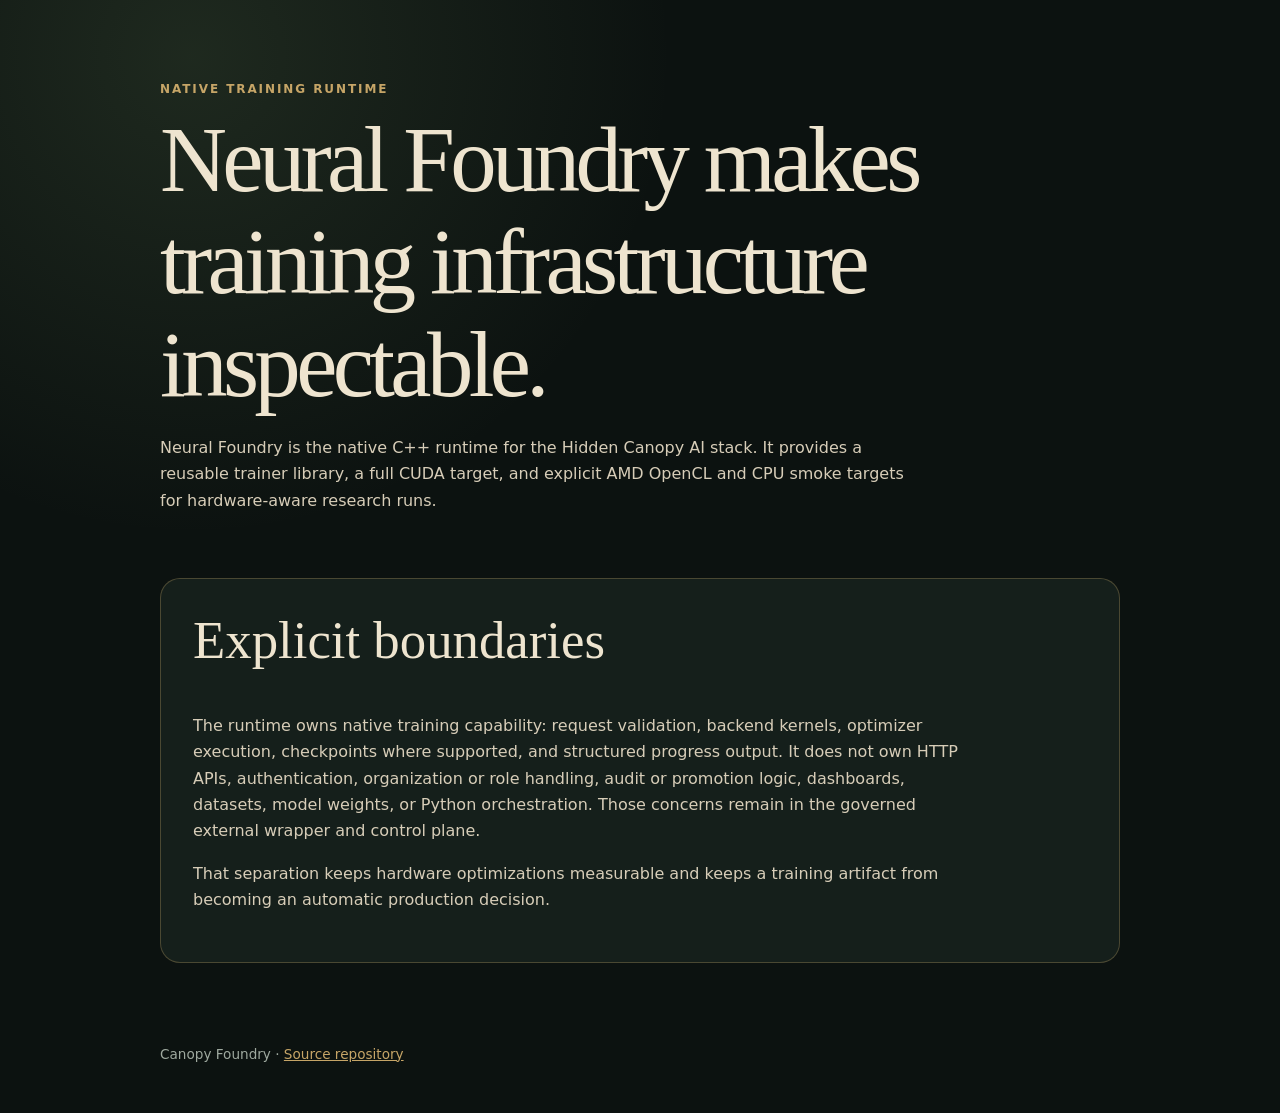
<file: docs/index.html>
<!doctype html>
<html lang="en">
<head>
  <meta charset="utf-8" />
  <meta name="viewport" content="width=device-width, initial-scale=1" />
  <title>Neural Foundry | Canopy Foundry</title>
  <meta name="description" content="Neural Foundry is the native C++ training runtime for the Hidden Canopy AI stack, with CUDA and explicit portable smoke backends." />
  <style>
    :root { color-scheme: dark; --bg: #0c1210; --panel: #17221d; --text: #eee4cf; --muted: #d7cdb8; --gold: #c6a567; --line: rgba(198,165,103,.3); }
    * { box-sizing: border-box; }
    body { margin: 0; min-height: 100vh; color: var(--text); background: radial-gradient(circle at 15% 5%, rgba(127,163,108,.16), transparent 30rem), var(--bg); font: 1rem/1.65 system-ui, -apple-system, BlinkMacSystemFont, "Segoe UI", sans-serif; }
    main { width: min(100% - 2rem, 60rem); margin: 0 auto; padding: 5rem 0; }
    .eyebrow { color: var(--gold); font-size: .75rem; font-weight: 700; letter-spacing: .16em; text-transform: uppercase; }
    h1, h2 { font-family: Georgia, "Times New Roman", serif; font-weight: 500; line-height: 1.1; }
    h1 { max-width: 48rem; margin: .6rem 0 1.2rem; font-size: clamp(2.8rem, 8vw, 5.8rem); letter-spacing: -.05em; }
    h2 { margin-top: 0; font-size: clamp(2rem, 5vw, 3.3rem); }
    p { color: var(--muted); max-width: 48rem; }
    section { margin-top: 4rem; }
    .panel { padding: 2rem; border: 1px solid var(--line); border-radius: 1.25rem; background: rgba(23,34,29,.9); }
    a { color: var(--gold); }
    footer { width: min(100% - 2rem, 60rem); margin: 0 auto; padding: 0 0 3rem; color: #9fa99f; font-size: .85rem; }
  </style>
</head>
<body>
  <main>
    <div class="eyebrow">Native training runtime</div>
    <h1>Neural Foundry makes training infrastructure inspectable.</h1>
    <p>Neural Foundry is the native C++ runtime for the Hidden Canopy AI stack. It provides a reusable trainer library, a full CUDA target, and explicit AMD OpenCL and CPU smoke targets for hardware-aware research runs.</p>

    <section class="panel">
      <h2>Explicit boundaries</h2>
      <p>The runtime owns native training capability: request validation, backend kernels, optimizer execution, checkpoints where supported, and structured progress output. It does not own HTTP APIs, authentication, organization or role handling, audit or promotion logic, dashboards, datasets, model weights, or Python orchestration. Those concerns remain in the governed external wrapper and control plane.</p>
      <p>That separation keeps hardware optimizations measurable and keeps a training artifact from becoming an automatic production decision.</p>
    </section>

  </main>
  <footer>Canopy Foundry · <a href="https://github.com/The-Hidden-Canopy/Canopy-Foundry">Source repository</a></footer>
</body>
</html>
</file>
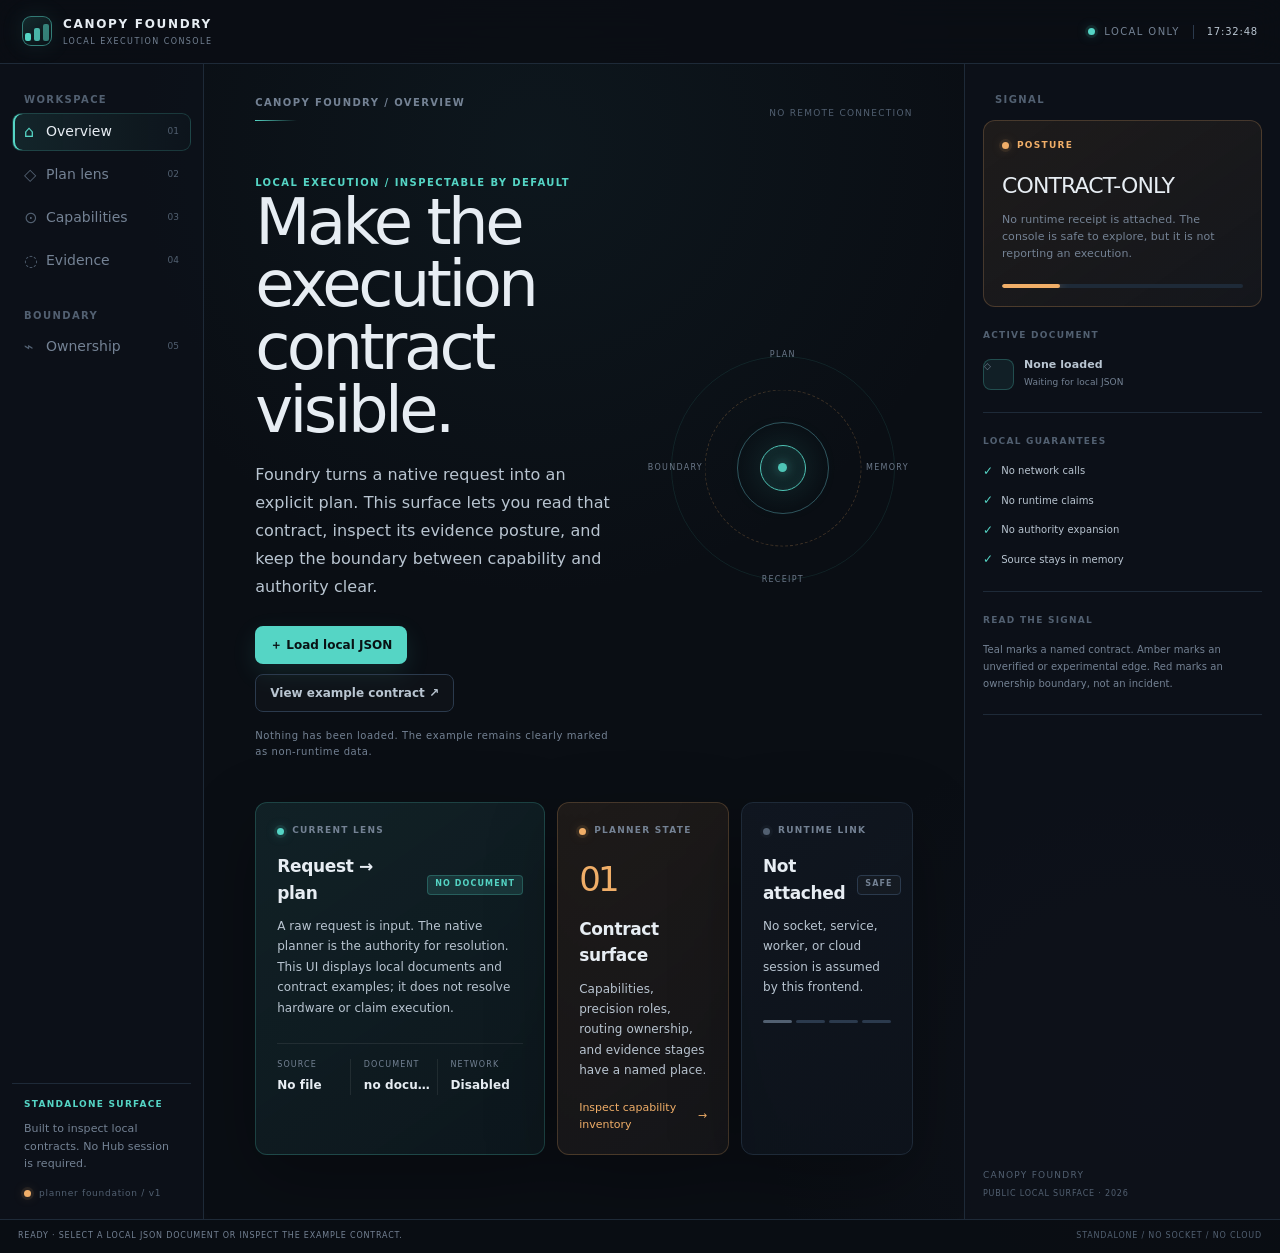
<file: frontend/index.html>
<!doctype html>
<html lang="en" data-view="overview">
  <head>
    <meta charset="utf-8" />
    <meta name="viewport" content="width=device-width, initial-scale=1" />
    <meta
      name="description"
      content="Canopy Foundry local execution console: inspect requests, capability contracts, and bounded evidence without a network service."
    />
    <title>Canopy Foundry · Local execution console</title>
    <link rel="stylesheet" href="./styles.css" />
  </head>
  <body>
    <div class="app-shell">
      <header class="topbar">
        <div class="brand-lockup">
          <div class="brand-mark" aria-hidden="true"><span></span><span></span><span></span></div>
          <div>
            <div class="brand-name">CANOPY FOUNDRY</div>
            <div class="brand-subtitle">LOCAL EXECUTION CONSOLE</div>
          </div>
        </div>
        <div class="topbar-status">
          <span class="status-dot is-teal" aria-hidden="true"></span>
          <span id="runtime-status">LOCAL ONLY</span>
          <span class="topbar-divider" aria-hidden="true"></span>
          <time id="clock" datetime="">--:--</time>
        </div>
      </header>

      <nav class="left-rail" aria-label="Foundry console navigation">
        <div class="rail-label">WORKSPACE</div>
        <button class="nav-item is-active" type="button" data-view="overview">
          <span class="nav-glyph" aria-hidden="true">⌂</span>
          <span>Overview</span>
          <span class="nav-index">01</span>
        </button>
        <button class="nav-item" type="button" data-view="plan">
          <span class="nav-glyph" aria-hidden="true">◇</span>
          <span>Plan lens</span>
          <span class="nav-index">02</span>
        </button>
        <button class="nav-item" type="button" data-view="capabilities">
          <span class="nav-glyph" aria-hidden="true">⊙</span>
          <span>Capabilities</span>
          <span class="nav-index">03</span>
        </button>
        <button class="nav-item" type="button" data-view="evidence">
          <span class="nav-glyph" aria-hidden="true">◌</span>
          <span>Evidence</span>
          <span class="nav-index">04</span>
        </button>

        <div class="rail-label rail-label-spaced">BOUNDARY</div>
        <button class="nav-item" type="button" data-view="boundaries">
          <span class="nav-glyph" aria-hidden="true">⌁</span>
          <span>Ownership</span>
          <span class="nav-index">05</span>
        </button>

        <div class="rail-bottom">
          <div class="rail-bottom-title">STANDALONE SURFACE</div>
          <p>Built to inspect local contracts. No Hub session is required.</p>
          <div class="rail-version"><span class="status-dot is-amber" aria-hidden="true"></span> planner foundation / v1</div>
        </div>
      </nav>

      <main class="main-content">
        <div class="main-heading">
          <div>
            <div class="eyebrow">CANOPY FOUNDRY / <span id="current-view-label">OVERVIEW</span></div>
            <div class="heading-rule" aria-hidden="true"></div>
          </div>
          <div class="heading-meta">NO REMOTE CONNECTION</div>
        </div>

        <section class="view-panel is-active" data-view-panel="overview" aria-labelledby="overview-title">
          <div class="hero-block">
            <div class="hero-copy">
              <div class="eyebrow eyebrow-teal">LOCAL EXECUTION / INSPECTABLE BY DEFAULT</div>
              <h1 id="overview-title">Make the execution contract visible.</h1>
              <p class="hero-lede">
                Foundry turns a native request into an explicit plan. This surface lets you read that contract,
                inspect its evidence posture, and keep the boundary between capability and authority clear.
              </p>
              <div class="hero-actions">
                <button class="button button-primary" type="button" data-action="load-file">
                  <span aria-hidden="true">＋</span> Load local JSON
                </button>
                <button class="button button-quiet" type="button" data-action="example">
                  View example contract <span aria-hidden="true">↗</span>
                </button>
                <input id="request-file" type="file" accept=".json,application/json" hidden />
              </div>
              <p class="microcopy" id="source-note">Nothing has been loaded. The example remains clearly marked as non-runtime data.</p>
            </div>
            <div class="hero-orbit" aria-hidden="true">
              <div class="orbit orbit-outer"></div>
              <div class="orbit orbit-mid"></div>
              <div class="orbit orbit-inner"></div>
              <div class="orbit-core"><span></span></div>
              <div class="orbit-label orbit-label-top">PLAN</div>
              <div class="orbit-label orbit-label-right">MEMORY</div>
              <div class="orbit-label orbit-label-bottom">RECEIPT</div>
              <div class="orbit-label orbit-label-left">BOUNDARY</div>
            </div>
          </div>

          <div class="overview-grid">
            <article class="panel panel-teal panel-large">
              <div class="panel-kicker"><span class="status-dot is-teal" aria-hidden="true"></span> CURRENT LENS</div>
              <div class="panel-title-row">
                <h2>Request → plan</h2>
                <span class="tag tag-teal" id="overview-source-tag">EMPTY</span>
              </div>
              <p class="panel-copy">
                A raw request is input. The native planner is the authority for resolution. This UI displays
                local documents and contract examples; it does not resolve hardware or claim execution.
              </p>
              <div class="metric-row">
                <div class="metric">
                  <span class="metric-label">SOURCE</span>
                  <strong id="overview-source">No file</strong>
                </div>
                <div class="metric">
                  <span class="metric-label">DOCUMENT</span>
                  <strong id="overview-document">—</strong>
                </div>
                <div class="metric">
                  <span class="metric-label">NETWORK</span>
                  <strong>Disabled</strong>
                </div>
              </div>
            </article>

            <article class="panel panel-amber">
              <div class="panel-kicker"><span class="status-dot is-amber" aria-hidden="true"></span> PLANNER STATE</div>
              <div class="state-number">01</div>
              <h2>Contract surface</h2>
              <p class="panel-copy">Capabilities, precision roles, routing ownership, and evidence stages have a named place.</p>
              <button class="inline-link" type="button" data-view-jump="capabilities">Inspect capability inventory <span aria-hidden="true">→</span></button>
            </article>

            <article class="panel panel-muted">
              <div class="panel-kicker"><span class="status-dot is-muted" aria-hidden="true"></span> RUNTIME LINK</div>
              <div class="panel-title-row">
                <h2>Not attached</h2>
                <span class="tag tag-muted">SAFE</span>
              </div>
              <p class="panel-copy">No socket, service, worker, or cloud session is assumed by this frontend.</p>
              <div class="empty-line"><span></span><span></span><span></span><span></span></div>
            </article>
          </div>
        </section>

        <section class="view-panel" data-view-panel="plan" aria-labelledby="plan-title" hidden>
          <div class="view-title-row">
            <div>
              <div class="eyebrow eyebrow-teal">CONTRACT / REQUEST + RESOLUTION</div>
              <h1 id="plan-title">Plan lens</h1>
            </div>
            <span class="tag tag-muted" id="plan-state-tag">NO DOCUMENT</span>
          </div>
          <div class="notice notice-amber">
            <span class="notice-icon" aria-hidden="true">!</span>
            <span><strong>Evidence boundary.</strong> A displayed contract is not proof that a device, kernel, or optimizer actually ran.</span>
          </div>
          <div class="plan-layout">
            <article class="panel">
              <div class="panel-heading">
                <div>
                  <div class="panel-kicker">INPUT DOCUMENT</div>
                  <h2 id="plan-document-name">No local JSON loaded</h2>
                </div>
                <button class="small-button" type="button" data-action="load-file">LOAD</button>
              </div>
              <div class="fact-list" id="request-facts"></div>
              <details class="json-details">
                <summary>View bounded source JSON</summary>
                <pre id="request-json">{}</pre>
              </details>
            </article>

            <article class="panel panel-teal">
              <div class="panel-heading">
                <div>
                  <div class="panel-kicker">RESOLVED SHAPE</div>
                  <h2>ExecutionPlan</h2>
                </div>
                <span class="tag tag-teal">NATIVE OWNER</span>
              </div>
              <div class="fact-list" id="plan-facts"></div>
              <div class="planner-callout">
                <div class="callout-title"><span class="status-dot is-amber" aria-hidden="true"></span> Use the native planner</div>
                <p>Run <code>foundry plan REQUEST.json</code> to obtain a runtime resolution. This panel never substitutes for that result.</p>
              </div>
            </article>

            <article class="panel">
              <div class="panel-heading">
                <div>
                  <div class="panel-kicker">PRECISION ROLES</div>
                  <h2>Representation map</h2>
                </div>
                <span class="tag tag-muted">EXPLICIT</span>
              </div>
              <div class="fact-list" id="precision-facts"></div>
              <div class="thin-rule"></div>
              <p class="microcopy">Master storage, execution views, gradients, accumulators, and optimizer state remain distinct contracts.</p>
            </article>
          </div>
        </section>

        <section class="view-panel" data-view-panel="capabilities" aria-labelledby="capabilities-title" hidden>
          <div class="view-title-row">
            <div>
              <div class="eyebrow eyebrow-teal">INVENTORY / PUBLIC CONTRACT</div>
              <h1 id="capabilities-title">Capabilities</h1>
            </div>
            <span class="tag tag-amber" id="capability-state-tag">NO INVENTORY</span>
          </div>
          <p class="section-lede">The inventory explains what a build or contract knows how to discuss. It does not imply that the current machine has verified or exercised it.</p>
          <p class="microcopy" id="capability-source-note" role="status">Select a native capability inventory or public catalog. No capability claims are loaded.</p>
          <div class="capability-table panel">
            <div class="table-head">
              <span>CAPABILITY</span><span>STATE</span><span>EVIDENCE</span><span>BOUNDARY NOTE</span>
            </div>
            <div id="capability-rows"></div>
          </div>
        </section>

        <section class="view-panel" data-view-panel="evidence" aria-labelledby="evidence-title" hidden>
          <div class="view-title-row">
            <div>
              <div class="eyebrow eyebrow-teal">PROVENANCE / NO FLATTENING</div>
              <h1 id="evidence-title">Evidence stages</h1>
            </div>
            <span class="tag tag-muted">BOUNDED RECEIPT MODEL</span>
          </div>
          <p class="section-lede">Requested, resolved, accepted, observed, and persisted are separate claims. A later stage cannot be inferred from an earlier one.</p>
          <div class="evidence-track" id="evidence-track"></div>
          <div class="evidence-grid">
            <article class="panel panel-amber">
              <div class="panel-kicker"><span class="status-dot is-amber" aria-hidden="true"></span> CURRENT POSTURE</div>
              <h2 id="evidence-posture-title">Contract-only</h2>
              <p id="evidence-posture-copy">No runtime receipt is attached. The console is safe to explore, but it is not reporting an execution.</p>
              <div class="posture-meter"><span></span></div>
              <div class="meter-labels"><span>CLAIM DEPTH</span><span>0 / 5</span></div>
            </article>
            <article class="panel">
              <div class="panel-kicker"><span class="status-dot is-teal" aria-hidden="true"></span> RECEIPT FIELDS</div>
              <div class="fact-list" id="receipt-facts"></div>
            </article>
          </div>
        </section>

        <section class="view-panel" data-view-panel="boundaries" aria-labelledby="boundaries-title" hidden>
          <div class="view-title-row">
            <div>
              <div class="eyebrow eyebrow-teal">OWNERSHIP / CONTROL PLANE SEPARATION</div>
              <h1 id="boundaries-title">What belongs where</h1>
            </div>
            <span class="tag tag-teal">STANDALONE FIRST</span>
          </div>
          <p class="section-lede">Foundry is the local execution product. Authority, identity, organization scope, lifecycle, evaluation, and promotion remain outside it.</p>
          <div class="boundary-grid">
            <article class="panel panel-teal">
              <div class="boundary-mark">FOUNDRY</div>
              <h2>Foundry owns</h2>
              <ul class="boundary-list">
                <li>Request admission and plan resolution</li>
                <li>Memory, precision, kernels, routing, and optimizer execution</li>
                <li>Checkpoint integrity and local execution receipts</li>
                <li>Deterministic rejection of unsupported plans</li>
              </ul>
            </article>
            <article class="panel panel-red">
              <div class="boundary-mark">EXTERNAL</div>
              <h2>The Hub owns</h2>
              <ul class="boundary-list">
                <li>Identity, organization scope, roles, and authentication</li>
                <li>Job lifecycle, quotas, cancellation, and worker claims</li>
                <li>Evaluation, audit, promotion, and public projections</li>
                <li>Remote API authority and policy selection</li>
              </ul>
            </article>
            <article class="panel panel-muted boundary-wide">
              <div class="panel-kicker"><span class="status-dot is-muted" aria-hidden="true"></span> THIS FRONTEND</div>
              <h2>Read-only local lens</h2>
              <p class="panel-copy">It reads a JSON file selected by the operator, keeps it in browser memory, and renders bounded inspection views. It does not upload, launch, authorize, or promote anything.</p>
              <div class="boundary-flow">
                <span>JSON file</span><i aria-hidden="true">→</i><strong>local lens</strong><i aria-hidden="true">→</i><span>human review</span>
              </div>
            </article>
          </div>
        </section>
      </main>

      <aside class="right-rail" aria-label="Evidence and local boundary">
        <div class="rail-label">SIGNAL</div>
        <section class="signal-card">
          <div class="signal-topline"><span class="status-dot is-amber" aria-hidden="true"></span><span>POSTURE</span></div>
          <div class="signal-title" id="rail-posture-title">CONTRACT-ONLY</div>
          <p id="rail-posture-copy">No runtime evidence attached.</p>
          <div class="signal-bar"><span></span></div>
        </section>

        <section class="rail-section">
          <div class="rail-section-title">ACTIVE DOCUMENT</div>
          <div class="rail-document">
            <span class="document-icon" aria-hidden="true">◇</span>
            <div>
              <strong id="rail-document-name">None loaded</strong>
              <span id="rail-document-type">Waiting for local JSON</span>
            </div>
          </div>
        </section>

        <section class="rail-section">
          <div class="rail-section-title">LOCAL GUARANTEES</div>
          <div class="guarantee-list">
            <div><span class="check-mark">✓</span><span>No network calls</span></div>
            <div><span class="check-mark">✓</span><span>No runtime claims</span></div>
            <div><span class="check-mark">✓</span><span>No authority expansion</span></div>
            <div><span class="check-mark">✓</span><span>Source stays in memory</span></div>
          </div>
        </section>

        <section class="rail-section rail-note">
          <div class="rail-section-title">READ THE SIGNAL</div>
          <p>Teal marks a named contract. Amber marks an unverified or experimental edge. Red marks an ownership boundary, not an incident.</p>
        </section>

        <div class="right-rail-footer">
          <div>CANOPY FOUNDRY</div>
          <span>PUBLIC LOCAL SURFACE · 2026</span>
        </div>
      </aside>

      <footer class="bottom-bar">
        <span id="footer-message">Ready · select a local JSON document or inspect the example contract.</span>
        <span class="bottom-bar-right">STANDALONE / NO SOCKET / NO CLOUD</span>
      </footer>
    </div>
    <script type="module" src="./app.js"></script>
  </body>
</html>
</file>
<file: frontend/styles.css>
:root {
  color-scheme: dark;
  --bg: #0a0e14;
  --bg-raised: #0f151e;
  --bg-raised-2: #141c27;
  --bg-soft: #182331;
  --border: #1e2a38;
  --border-strong: #2b3a4d;
  --text: #e7edf3;
  --text-soft: #b9c5d1;
  --muted: #748294;
  --muted-deep: #526071;
  --teal: #55d5c5;
  --teal-soft: rgba(85, 213, 197, 0.14);
  --cyan: #7fe5f2;
  --amber: #f0ae68;
  --amber-soft: rgba(240, 174, 104, 0.14);
  --red: #ed7875;
  --red-soft: rgba(237, 120, 117, 0.12);
  --shadow: 0 22px 70px rgba(0, 0, 0, 0.28);
  --radius: 12px;
  --left-width: 204px;
  --right-width: 316px;
  --top-height: 64px;
  --bottom-height: 34px;
  font: 14px/1.55 Inter, ui-sans-serif, system-ui, -apple-system, BlinkMacSystemFont, "Segoe UI", sans-serif;
}

* { box-sizing: border-box; }

html { min-width: 320px; background: var(--bg); }

body {
  min-width: 320px;
  min-height: 100vh;
  margin: 0;
  color: var(--text);
  background:
    radial-gradient(circle at 42% 12%, rgba(42, 101, 111, 0.1), transparent 32rem),
    radial-gradient(circle at 90% 88%, rgba(67, 67, 98, 0.08), transparent 28rem),
    var(--bg);
  letter-spacing: 0.005em;
}

button, input { font: inherit; }
button { color: inherit; }

button:focus-visible,
summary:focus-visible {
  outline: 2px solid var(--cyan);
  outline-offset: 3px;
}

.app-shell {
  display: grid;
  grid-template-columns: var(--left-width) minmax(0, 1fr) var(--right-width);
  grid-template-rows: var(--top-height) minmax(0, 1fr) var(--bottom-height);
  min-height: 100vh;
}

.topbar {
  z-index: 2;
  display: flex;
  grid-column: 1 / -1;
  align-items: center;
  justify-content: space-between;
  min-width: 0;
  padding: 0 22px;
  border-bottom: 1px solid var(--border);
  background: rgba(10, 14, 20, 0.9);
  backdrop-filter: blur(16px);
}

.brand-lockup,
.topbar-status,
.panel-kicker,
.signal-topline,
.rail-version,
.guarantee-list div,
.boundary-flow,
.hero-actions,
.panel-title-row,
.view-title-row,
.panel-heading,
.metric-row,
.inline-link,
.notice,
.small-button,
.table-head,
.bottom-bar {
  display: flex;
  align-items: center;
}

.brand-lockup { gap: 11px; }

.brand-mark {
  position: relative;
  display: grid;
  grid-template-columns: repeat(3, 6px);
  align-items: end;
  justify-content: center;
  gap: 3px;
  width: 30px;
  height: 30px;
  padding: 7px 6px;
  border: 1px solid rgba(85, 213, 197, 0.52);
  border-radius: 9px;
  background: linear-gradient(145deg, rgba(85, 213, 197, 0.15), rgba(85, 213, 197, 0.02));
  box-shadow: 0 0 24px rgba(85, 213, 197, 0.1);
}

.brand-mark span {
  display: block;
  height: 8px;
  border-radius: 2px;
  background: var(--teal);
}

.brand-mark span:nth-child(2) { height: 13px; opacity: 0.82; }
.brand-mark span:nth-child(3) { height: 17px; opacity: 0.55; }

.brand-name {
  color: var(--text);
  font-size: 12px;
  font-weight: 760;
  letter-spacing: 0.14em;
}

.brand-subtitle {
  margin-top: 2px;
  color: var(--muted);
  font-size: 8px;
  letter-spacing: 0.18em;
}

.brand-subtitle,
.topbar-status,
.heading-meta,
.rail-label,
.rail-section-title,
.eyebrow,
.metric-label,
.panel-kicker,
.table-head,
.bottom-bar,
.microcopy,
.tag,
.nav-index,
.right-rail-footer,
.signal-topline,
.boundary-mark {
  text-transform: uppercase;
}

.topbar-status {
  gap: 9px;
  color: var(--muted);
  font-size: 10px;
  letter-spacing: 0.14em;
  white-space: nowrap;
}

.topbar-divider {
  width: 1px;
  height: 14px;
  margin: 0 4px;
  background: var(--border-strong);
}

#clock {
  color: var(--text-soft);
  font-variant-numeric: tabular-nums;
  letter-spacing: 0.08em;
}

.status-dot {
  display: inline-block;
  width: 7px;
  height: 7px;
  border-radius: 50%;
  background: var(--muted);
  box-shadow: 0 0 0 3px rgba(116, 130, 148, 0.08);
}

.status-dot.is-teal {
  background: var(--teal);
  box-shadow: 0 0 0 3px rgba(85, 213, 197, 0.1), 0 0 12px rgba(85, 213, 197, 0.38);
}

.status-dot.is-amber {
  background: var(--amber);
  box-shadow: 0 0 0 3px rgba(240, 174, 104, 0.09), 0 0 12px rgba(240, 174, 104, 0.28);
}

.status-dot.is-muted {
  background: var(--muted-deep);
  box-shadow: 0 0 0 3px rgba(82, 96, 113, 0.08);
}

.left-rail,
.right-rail {
  min-height: 0;
  background: rgba(13, 18, 26, 0.7);
}

.left-rail {
  display: flex;
  grid-column: 1;
  grid-row: 2;
  flex-direction: column;
  padding: 28px 12px 18px;
  border-right: 1px solid var(--border);
}

.rail-label {
  padding: 0 12px;
  color: var(--muted-deep);
  font-size: 10px;
  font-weight: 720;
  letter-spacing: 0.14em;
}

.rail-label-spaced { margin-top: 28px; }

.nav-item {
  display: grid;
  grid-template-columns: 22px 1fr auto;
  align-items: center;
  width: 100%;
  min-height: 38px;
  margin-top: 5px;
  padding: 0 11px;
  border: 1px solid transparent;
  border-radius: 9px;
  color: var(--muted);
  background: transparent;
  cursor: pointer;
  text-align: left;
  transition: 150ms ease;
}

.nav-item:hover {
  color: var(--text-soft);
  background: rgba(255, 255, 255, 0.025);
}

.nav-item.is-active {
  border-color: rgba(85, 213, 197, 0.18);
  color: var(--text);
  background: linear-gradient(90deg, rgba(85, 213, 197, 0.11), rgba(85, 213, 197, 0.02));
  box-shadow: inset 2px 0 0 var(--teal);
}

.nav-glyph {
  color: var(--muted-deep);
  font-size: 16px;
  line-height: 1;
}

.nav-item.is-active .nav-glyph { color: var(--teal); }

.nav-index {
  color: var(--muted-deep);
  font-size: 9px;
  font-variant-numeric: tabular-nums;
}

.rail-bottom {
  margin-top: auto;
  padding: 14px 12px 0;
  border-top: 1px solid var(--border);
}

.rail-bottom-title {
  color: var(--teal);
  font-size: 9px;
  font-weight: 720;
  letter-spacing: 0.14em;
}

.rail-bottom p {
  margin: 8px 0 14px;
  color: var(--muted);
  font-size: 11px;
  line-height: 1.6;
}

.rail-version {
  gap: 8px;
  color: var(--muted-deep);
  font-size: 9px;
  letter-spacing: 0.08em;
}

.main-content {
  min-width: 0;
  min-height: 0;
  padding: 26px clamp(22px, 4vw, 58px) 64px;
  overflow: auto;
}

.main-heading {
  display: flex;
  align-items: flex-end;
  justify-content: space-between;
  min-height: 31px;
  margin-bottom: 28px;
}

.eyebrow {
  color: var(--muted);
  font-size: 10px;
  font-weight: 700;
  letter-spacing: 0.14em;
}

.eyebrow-teal { color: var(--teal); }

.heading-rule {
  width: 42px;
  height: 1px;
  margin-top: 10px;
  background: linear-gradient(90deg, var(--teal), transparent);
}

.heading-meta {
  color: var(--muted-deep);
  font-size: 9px;
  letter-spacing: 0.14em;
}

.view-panel {
  max-width: 1080px;
  margin: 0 auto;
  animation: view-in 220ms ease both;
}

.view-panel[hidden] { display: none; }

@keyframes view-in {
  from { opacity: 0; transform: translateY(5px); }
  to { opacity: 1; transform: translateY(0); }
}

.hero-block {
  display: grid;
  grid-template-columns: minmax(0, 1fr) 260px;
  gap: 40px;
  align-items: center;
  min-height: 318px;
  padding: 26px 0 42px;
}

.hero-copy { max-width: 670px; }

h1, h2, p { margin-top: 0; }

h1 {
  max-width: 720px;
  margin-bottom: 20px;
  color: var(--text);
  font-size: clamp(38px, 5vw, 66px);
  font-weight: 430;
  letter-spacing: -0.055em;
  line-height: 0.98;
}

h2 {
  margin-bottom: 10px;
  font-size: 17px;
  font-weight: 560;
  letter-spacing: -0.02em;
}

.hero-lede,
.section-lede {
  max-width: 620px;
  color: var(--text-soft);
  font-size: 16px;
  line-height: 1.75;
}

.hero-lede { margin-bottom: 25px; }
.hero-actions { flex-wrap: wrap; gap: 10px; }

.button,
.small-button {
  border: 1px solid var(--border-strong);
  border-radius: 8px;
  cursor: pointer;
  transition: 150ms ease;
}

.button {
  min-height: 38px;
  padding: 0 14px;
  font-size: 12px;
  font-weight: 650;
}

.button-primary {
  border-color: rgba(85, 213, 197, 0.42);
  color: #091214;
  background: var(--teal);
  box-shadow: 0 8px 24px rgba(85, 213, 197, 0.12);
}

.button-primary:hover {
  background: #78e3d5;
  box-shadow: 0 10px 30px rgba(85, 213, 197, 0.2);
}

.button-quiet {
  color: var(--text-soft);
  background: rgba(255, 255, 255, 0.02);
}

.button-quiet:hover,
.small-button:hover {
  border-color: var(--teal);
  color: var(--text);
  background: var(--teal-soft);
}

.microcopy {
  margin: 16px 0 0;
  color: var(--muted);
  font-size: 10px;
  line-height: 1.6;
  letter-spacing: 0.06em;
  text-transform: none;
}

.hero-orbit {
  position: relative;
  width: 240px;
  height: 240px;
  margin: 0 auto;
  opacity: 0.92;
}

.orbit {
  position: absolute;
  inset: 50%;
  border: 1px solid rgba(85, 213, 197, 0.2);
  border-radius: 50%;
  transform: translate(-50%, -50%);
}

.orbit-outer { width: 224px; height: 224px; border-color: rgba(85, 213, 197, 0.11); }
.orbit-mid {
  width: 157px;
  height: 157px;
  border-style: dashed;
  border-color: rgba(240, 174, 104, 0.24);
  animation: orbit-spin 24s linear infinite;
}
.orbit-inner { width: 92px; height: 92px; border-color: rgba(127, 229, 242, 0.35); }

@keyframes orbit-spin {
  to { transform: translate(-50%, -50%) rotate(360deg); }
}

.orbit-core {
  position: absolute;
  top: 50%;
  left: 50%;
  display: grid;
  place-items: center;
  width: 46px;
  height: 46px;
  border: 1px solid var(--teal);
  border-radius: 50%;
  background: rgba(85, 213, 197, 0.08);
  box-shadow: 0 0 40px rgba(85, 213, 197, 0.2), inset 0 0 20px rgba(85, 213, 197, 0.12);
  transform: translate(-50%, -50%);
}

.orbit-core span {
  width: 9px;
  height: 9px;
  border-radius: 50%;
  background: var(--teal);
  box-shadow: 0 0 14px var(--teal);
}

.orbit-label {
  position: absolute;
  color: var(--muted);
  font-size: 8px;
  letter-spacing: 0.16em;
}

.orbit-label-top { top: 1px; left: 50%; transform: translateX(-50%); }
.orbit-label-right { top: 50%; right: -6px; transform: translateY(-50%); }
.orbit-label-bottom { bottom: 1px; left: 50%; transform: translateX(-50%); }
.orbit-label-left { top: 50%; left: -15px; transform: translateY(-50%); }

.overview-grid,
.plan-layout,
.evidence-grid,
.boundary-grid {
  display: grid;
  gap: 12px;
}

.overview-grid { grid-template-columns: 1.35fr 0.8fr 0.8fr; }

.panel {
  min-width: 0;
  padding: 21px;
  border: 1px solid var(--border);
  border-radius: var(--radius);
  background: linear-gradient(145deg, rgba(20, 28, 39, 0.86), rgba(14, 20, 29, 0.86));
  box-shadow: var(--shadow);
}

.panel-teal {
  border-color: rgba(85, 213, 197, 0.22);
  background: linear-gradient(145deg, rgba(25, 53, 57, 0.5), rgba(14, 26, 32, 0.76));
}

.panel-amber {
  border-color: rgba(240, 174, 104, 0.21);
  background: linear-gradient(145deg, rgba(52, 40, 30, 0.48), rgba(24, 24, 27, 0.8));
}

.panel-red {
  border-color: rgba(237, 120, 117, 0.22);
  background: linear-gradient(145deg, rgba(55, 33, 38, 0.42), rgba(25, 22, 28, 0.82));
}

.panel-muted {
  background: linear-gradient(145deg, rgba(20, 28, 39, 0.64), rgba(14, 20, 29, 0.72));
}

.panel-large { min-height: 226px; }

.panel-kicker, .panel-heading { gap: 8px; }

.panel-kicker {
  margin-bottom: 15px;
  color: var(--muted);
  font-size: 9px;
  font-weight: 720;
  letter-spacing: 0.14em;
}

.panel-title-row { justify-content: space-between; gap: 12px; }
.panel-copy { color: var(--text-soft); font-size: 12px; line-height: 1.7; }

.tag {
  display: inline-flex;
  align-items: center;
  min-height: 20px;
  padding: 0 7px;
  border: 1px solid var(--border-strong);
  border-radius: 4px;
  color: var(--muted);
  font-size: 8px;
  font-weight: 750;
  letter-spacing: 0.14em;
  white-space: nowrap;
}

.tag-teal {
  border-color: rgba(85, 213, 197, 0.25);
  color: var(--teal);
  background: var(--teal-soft);
}

.tag-amber {
  border-color: rgba(240, 174, 104, 0.26);
  color: var(--amber);
  background: var(--amber-soft);
}

.tag-muted { color: var(--muted); background: rgba(255, 255, 255, 0.025); }

.metric-row {
  gap: 0;
  margin-top: 25px;
  padding-top: 15px;
  border-top: 1px solid rgba(255, 255, 255, 0.08);
}

.metric { flex: 1; min-width: 0; }
.metric + .metric { padding-left: 13px; border-left: 1px solid rgba(255, 255, 255, 0.08); }
.metric-label { display: block; margin-bottom: 5px; color: var(--muted); font-size: 8px; letter-spacing: 0.14em; }
.metric strong {
  display: block;
  overflow: hidden;
  color: var(--text);
  font-size: 12px;
  font-weight: 580;
  text-overflow: ellipsis;
  white-space: nowrap;
}

.state-number {
  margin: 3px 0 10px;
  color: var(--amber);
  font-size: 34px;
  font-weight: 300;
  letter-spacing: -0.08em;
}

.inline-link {
  gap: 8px;
  margin-top: 18px;
  padding: 0;
  border: 0;
  color: var(--amber);
  background: none;
  cursor: pointer;
  font-size: 11px;
  text-align: left;
}

.inline-link:hover { color: var(--text); }
.empty-line { display: flex; gap: 4px; margin-top: 22px; }
.empty-line span { display: block; height: 3px; flex: 1; border-radius: 2px; background: var(--border-strong); }
.empty-line span:nth-child(1) { background: var(--muted-deep); }

.view-title-row { justify-content: space-between; gap: 20px; margin-bottom: 18px; }
.view-title-row h1 { margin: 7px 0 0; font-size: clamp(34px, 4vw, 52px); }
.section-lede { max-width: 760px; margin-bottom: 28px; font-size: 14px; }

.notice {
  gap: 10px;
  margin-bottom: 12px;
  padding: 12px 14px;
  border: 1px solid rgba(240, 174, 104, 0.2);
  border-radius: 8px;
  color: var(--text-soft);
  background: rgba(240, 174, 104, 0.07);
  font-size: 11px;
}

.notice strong { color: var(--amber); }
.notice-icon {
  display: grid;
  flex: 0 0 auto;
  place-items: center;
  width: 17px;
  height: 17px;
  border: 1px solid rgba(240, 174, 104, 0.45);
  border-radius: 50%;
  color: var(--amber);
  font-size: 10px;
  font-weight: 800;
}

.plan-layout { grid-template-columns: repeat(3, minmax(0, 1fr)); }

.panel-heading {
  align-items: flex-start;
  justify-content: space-between;
  min-height: 47px;
  margin-bottom: 14px;
}

.panel-heading h2 { margin-bottom: 0; }

.small-button {
  min-height: 27px;
  padding: 0 9px;
  color: var(--teal);
  background: transparent;
  font-size: 9px;
  font-weight: 760;
  letter-spacing: 0.12em;
}

.fact-list { border-top: 1px solid var(--border); }

.fact-row {
  display: grid;
  grid-template-columns: 1fr minmax(0, 1.2fr);
  gap: 14px;
  padding: 10px 0;
  border-bottom: 1px solid rgba(255, 255, 255, 0.055);
}

.fact-label { color: var(--muted); font-size: 10px; }
.fact-value {
  overflow: hidden;
  color: var(--text-soft);
  font-size: 11px;
  text-align: right;
  text-overflow: ellipsis;
  white-space: nowrap;
}

.fact-value.tone-teal { color: var(--teal); }
.fact-value.tone-amber { color: var(--amber); }
.fact-value.tone-red { color: var(--red); }

.json-details { margin-top: 15px; }
.json-details summary { color: var(--muted); cursor: pointer; font-size: 10px; }

pre {
  max-height: 220px;
  margin: 12px 0 0;
  padding: 12px;
  overflow: auto;
  border: 1px solid var(--border);
  border-radius: 8px;
  color: var(--text-soft);
  background: rgba(0, 0, 0, 0.18);
  font: 10px/1.6 "SFMono-Regular", Consolas, "Liberation Mono", monospace;
  white-space: pre-wrap;
  word-break: break-word;
}

code {
  padding: 2px 5px;
  border: 1px solid rgba(85, 213, 197, 0.16);
  border-radius: 4px;
  color: var(--teal);
  background: rgba(85, 213, 197, 0.07);
  font: 10px "SFMono-Regular", Consolas, "Liberation Mono", monospace;
}

.planner-callout {
  margin-top: 17px;
  padding: 12px;
  border: 1px solid rgba(240, 174, 104, 0.2);
  border-radius: 8px;
  background: rgba(240, 174, 104, 0.06);
}

.callout-title { display: flex; align-items: center; gap: 8px; color: var(--amber); font-size: 10px; font-weight: 700; }
.planner-callout p { margin: 8px 0 0; color: var(--muted); font-size: 10px; line-height: 1.6; }
.thin-rule { height: 1px; margin: 18px 0 14px; background: var(--border); }

.capability-table { padding: 0; overflow: hidden; }

.table-head,
.capability-row {
  display: grid;
  grid-template-columns: minmax(150px, 1.1fr) 115px 150px minmax(170px, 1.4fr);
  gap: 14px;
  align-items: center;
}

.table-head {
  min-height: 37px;
  padding: 0 18px;
  color: var(--muted);
  background: rgba(255, 255, 255, 0.025);
  font-size: 8px;
  font-weight: 750;
  letter-spacing: 0.14em;
}

.capability-row {
  min-height: 54px;
  padding: 0 18px;
  border-top: 1px solid rgba(255, 255, 255, 0.055);
  color: var(--text-soft);
  font-size: 11px;
}

.capability-row:hover { background: rgba(85, 213, 197, 0.025); }
.capability-name { color: var(--text); font: 11px "SFMono-Regular", Consolas, "Liberation Mono", monospace; }
.capability-state, .capability-evidence { font-size: 10px; }
.capability-state { color: var(--teal); }
.capability-state.is-amber, .capability-evidence.is-amber { color: var(--amber); }
.capability-state.is-muted, .capability-evidence.is-muted { color: var(--muted); }
.capability-note { color: var(--muted); font-size: 10px; }

.evidence-track {
  position: relative;
  display: grid;
  grid-template-columns: repeat(5, 1fr);
  gap: 0;
  margin: 38px 0 44px;
}

.evidence-track::before {
  position: absolute;
  top: 10px;
  right: 7%;
  left: 7%;
  height: 1px;
  background: linear-gradient(90deg, var(--teal), var(--border-strong) 54%, var(--border));
  content: "";
}

.evidence-stage { position: relative; z-index: 1; text-align: center; }

.evidence-node {
  width: 21px;
  height: 21px;
  margin: 0 auto 11px;
  border: 1px solid var(--border-strong);
  border-radius: 50%;
  background: var(--bg);
  box-shadow: 0 0 0 6px var(--bg);
}

.evidence-node.is-current {
  border-color: var(--amber);
  background: var(--amber-soft);
  box-shadow: 0 0 0 6px var(--bg), 0 0 22px rgba(240, 174, 104, 0.17);
}

.evidence-node.is-contract { border-color: var(--teal); background: var(--teal-soft); }
.evidence-stage strong { display: block; color: var(--text); font-size: 11px; font-weight: 600; }
.evidence-stage span { display: block; margin-top: 4px; color: var(--muted); font-size: 9px; }
.evidence-grid { grid-template-columns: 1fr 1fr; }
.evidence-grid h2 { margin-top: 2px; }

.posture-meter,
.signal-bar {
  height: 4px;
  margin-top: 22px;
  overflow: hidden;
  border-radius: 4px;
  background: var(--border);
}

.posture-meter span,
.signal-bar span {
  display: block;
  width: 24%;
  height: 100%;
  border-radius: inherit;
  background: var(--amber);
  box-shadow: 0 0 10px rgba(240, 174, 104, 0.5);
}

.meter-labels { display: flex; justify-content: space-between; margin-top: 7px; color: var(--muted); font-size: 8px; letter-spacing: 0.12em; }

.boundary-grid { grid-template-columns: 1fr 1fr; }
.boundary-wide { grid-column: 1 / -1; }
.boundary-mark { margin-bottom: 18px; color: var(--teal); font-size: 9px; font-weight: 750; letter-spacing: 0.14em; }
.panel-red .boundary-mark { color: var(--red); }

.boundary-list {
  display: grid;
  gap: 11px;
  margin: 20px 0 0;
  padding: 0;
  list-style: none;
}

.boundary-list li { position: relative; padding-left: 18px; color: var(--text-soft); font-size: 12px; }
.boundary-list li::before {
  position: absolute;
  top: 0.62em;
  left: 0;
  width: 5px;
  height: 5px;
  border-radius: 50%;
  background: var(--teal);
  content: "";
}
.panel-red .boundary-list li::before { background: var(--red); }
.boundary-flow { flex-wrap: wrap; gap: 11px; margin-top: 20px; color: var(--muted); font-size: 11px; }
.boundary-flow strong { color: var(--teal); font-weight: 600; }
.boundary-flow i { color: var(--muted-deep); font-style: normal; }

.right-rail {
  display: flex;
  grid-column: 3;
  grid-row: 2;
  flex-direction: column;
  padding: 28px 18px 18px;
  border-left: 1px solid var(--border);
}

.signal-card {
  margin-top: 12px;
  padding: 18px;
  border: 1px solid rgba(240, 174, 104, 0.22);
  border-radius: var(--radius);
  background: linear-gradient(145deg, rgba(53, 42, 31, 0.45), rgba(22, 24, 29, 0.86));
}

.signal-topline { gap: 8px; color: var(--amber); font-size: 9px; font-weight: 750; letter-spacing: 0.14em; }
.signal-title { margin: 17px 0 7px; color: var(--text); font-size: 22px; font-weight: 430; letter-spacing: -0.04em; }
.signal-card p { min-height: 35px; margin-bottom: 0; color: var(--muted); font-size: 11px; line-height: 1.55; }

.rail-section { padding: 22px 0; border-bottom: 1px solid var(--border); }
.rail-section-title { margin-bottom: 13px; color: var(--muted-deep); font-size: 9px; font-weight: 750; letter-spacing: 0.14em; }
.rail-document { display: flex; align-items: center; gap: 10px; }

.document-icon {
  display: grid;
  place-items: center;
  width: 31px;
  height: 31px;
  border: 1px solid rgba(85, 213, 197, 0.26);
  border-radius: 8px;
  color: var(--teal);
  background: rgba(85, 213, 197, 0.08);
  font-size: 18px;
}

.rail-document strong,
.rail-document span {
  display: block;
  max-width: 200px;
  overflow: hidden;
  text-overflow: ellipsis;
  white-space: nowrap;
}

.rail-document strong { color: var(--text-soft); font-size: 11px; font-weight: 600; }
.rail-document span { margin-top: 3px; color: var(--muted); font-size: 9px; }
.guarantee-list { display: grid; gap: 11px; }
.guarantee-list div { gap: 8px; color: var(--text-soft); font-size: 10px; }
.check-mark { color: var(--teal); font-size: 12px; }
.rail-note p { margin: 0; color: var(--muted); font-size: 10px; line-height: 1.7; }

.right-rail-footer {
  margin-top: auto;
  padding-top: 20px;
  color: var(--muted-deep);
  font-size: 9px;
  letter-spacing: 0.14em;
}

.right-rail-footer span { display: block; margin-top: 5px; font-size: 8px; letter-spacing: 0.1em; }

.bottom-bar {
  z-index: 2;
  grid-column: 1 / -1;
  grid-row: 3;
  justify-content: space-between;
  gap: 20px;
  min-width: 0;
  padding: 0 18px;
  border-top: 1px solid var(--border);
  color: var(--muted);
  background: rgba(10, 14, 20, 0.92);
  font-size: 8px;
  letter-spacing: 0.1em;
}

.bottom-bar > span { overflow: hidden; text-overflow: ellipsis; white-space: nowrap; }
.bottom-bar-right { color: var(--muted-deep); }

@media (max-width: 1180px) {
  :root { --right-width: 270px; }
  .overview-grid { grid-template-columns: 1fr 1fr; }
  .panel-large { grid-column: 1 / -1; }
  .table-head, .capability-row {
    grid-template-columns: minmax(130px, 1fr) 95px 125px minmax(130px, 1.3fr);
    gap: 9px;
  }
}

@media (max-width: 930px) {
  .app-shell { grid-template-columns: 176px minmax(0, 1fr); }
  .right-rail { display: none; }
  .hero-block { grid-template-columns: minmax(0, 1fr) 190px; gap: 18px; }
  .hero-orbit { transform: scale(0.84); }
  .plan-layout { grid-template-columns: 1fr 1fr; }
  .plan-layout article:last-child { grid-column: 1 / -1; }
}

@media (max-width: 700px) {
  .app-shell { display: block; }
  .topbar { min-height: var(--top-height); }
  .left-rail {
    display: flex;
    flex-direction: row;
    gap: 4px;
    min-height: 58px;
    padding: 8px 12px;
    overflow-x: auto;
    border-right: 0;
    border-bottom: 1px solid var(--border);
  }
  .left-rail .rail-label, .rail-bottom, .nav-index { display: none; }
  .rail-label-spaced { display: none; }
  .nav-item { display: flex; flex: 0 0 auto; gap: 7px; width: auto; min-height: 38px; padding: 0 11px; }
  .main-content { padding: 22px 16px 52px; }
  .main-heading { margin-bottom: 12px; }
  .heading-meta { display: none; }
  .hero-block { display: block; min-height: 0; padding: 28px 0 34px; }
  h1 { font-size: clamp(38px, 13vw, 58px); }
  .hero-orbit { display: none; }
  .overview-grid, .plan-layout, .evidence-grid, .boundary-grid { grid-template-columns: 1fr; }
  .panel-large, .plan-layout article:last-child, .boundary-wide { grid-column: auto; }
  .view-title-row { align-items: flex-start; }
  .view-title-row h1 { font-size: 38px; }
  .view-title-row > .tag { margin-top: 4px; }
  .table-head { display: none; }
  .capability-row {
    grid-template-columns: 1fr auto;
    gap: 5px 10px;
    padding: 13px 14px;
  }
  .capability-name { grid-column: 1 / -1; }
  .capability-note { grid-column: 1 / -1; }
  .evidence-track { gap: 4px; margin: 28px -6px 34px; }
  .evidence-stage strong { font-size: 9px; }
  .evidence-stage span { min-height: 24px; font-size: 8px; }
  .bottom-bar { position: fixed; right: 0; bottom: 0; left: 0; }
  .bottom-bar-right { display: none; }
}

@media (prefers-reduced-motion: reduce) {
  *, *::before, *::after {
    animation-duration: 0.01ms !important;
    animation-iteration-count: 1 !important;
    scroll-behavior: auto !important;
    transition-duration: 0.01ms !important;
  }
}
</file>
